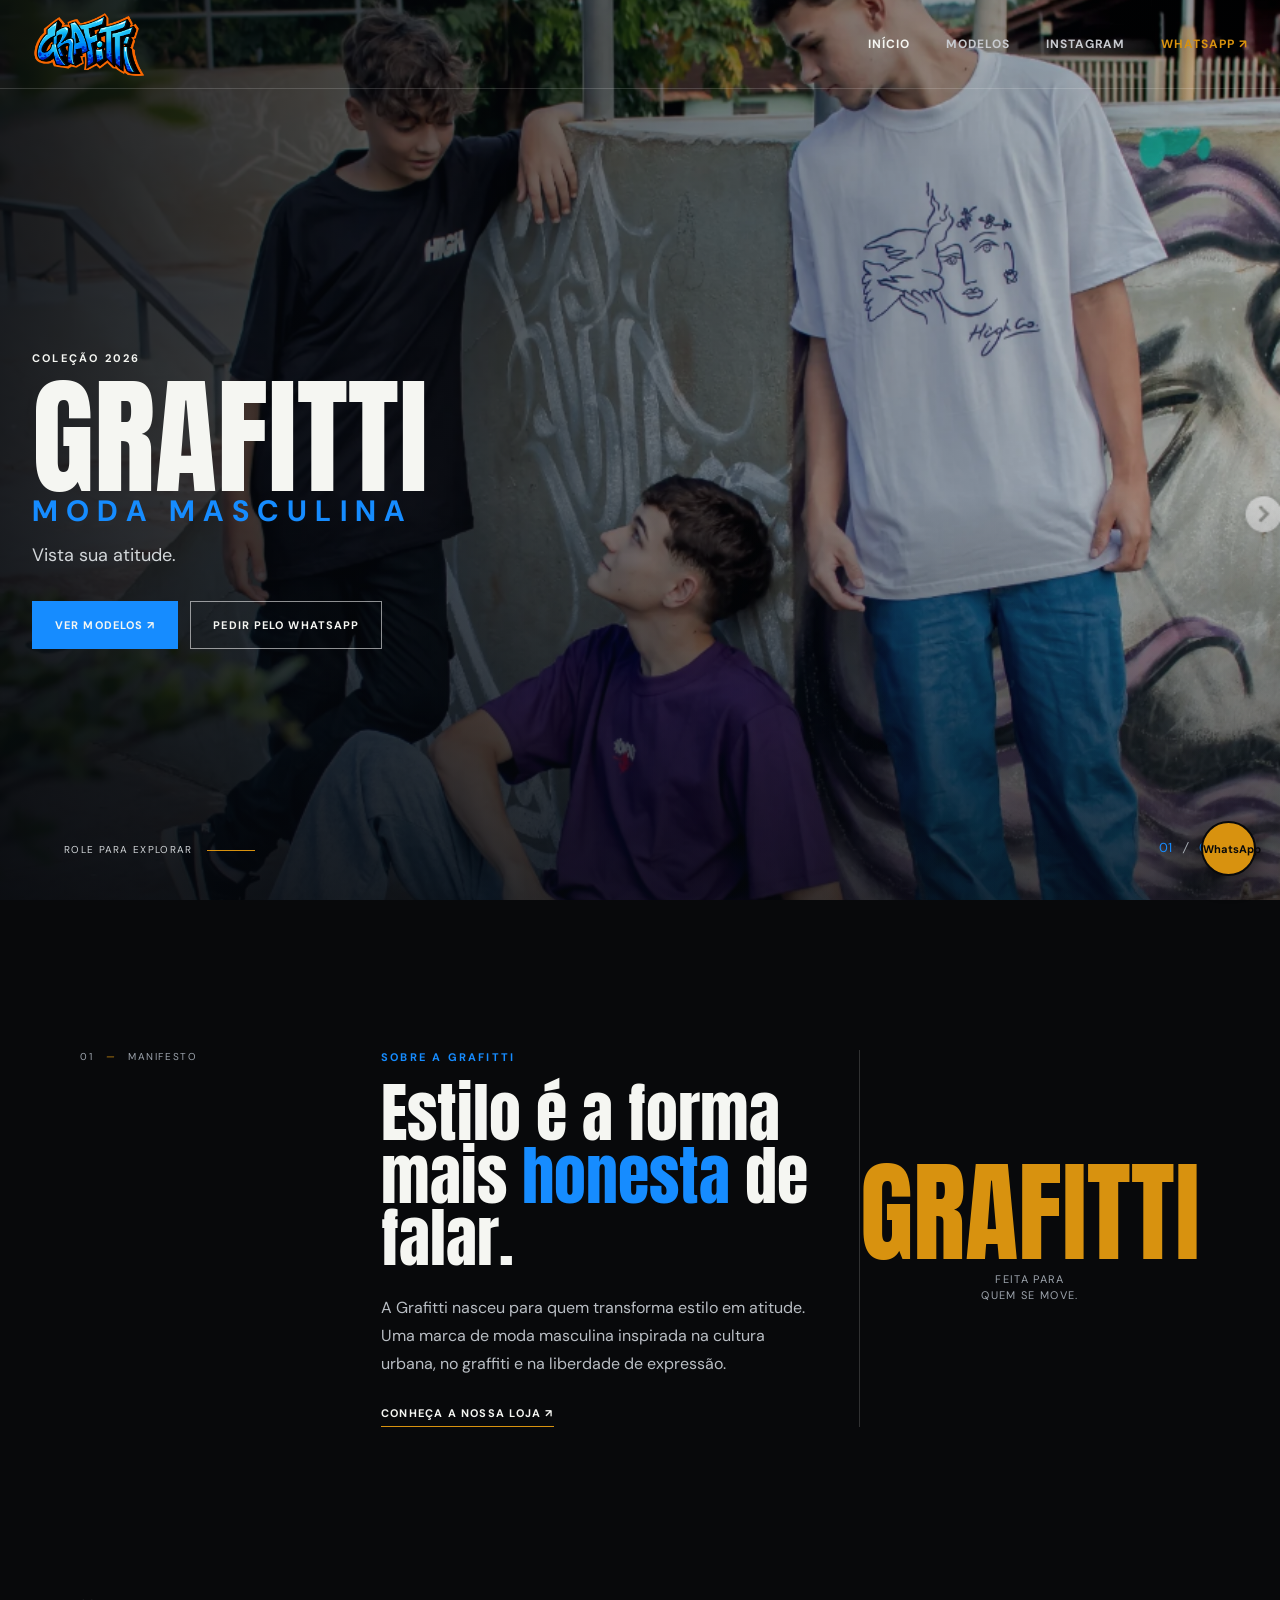
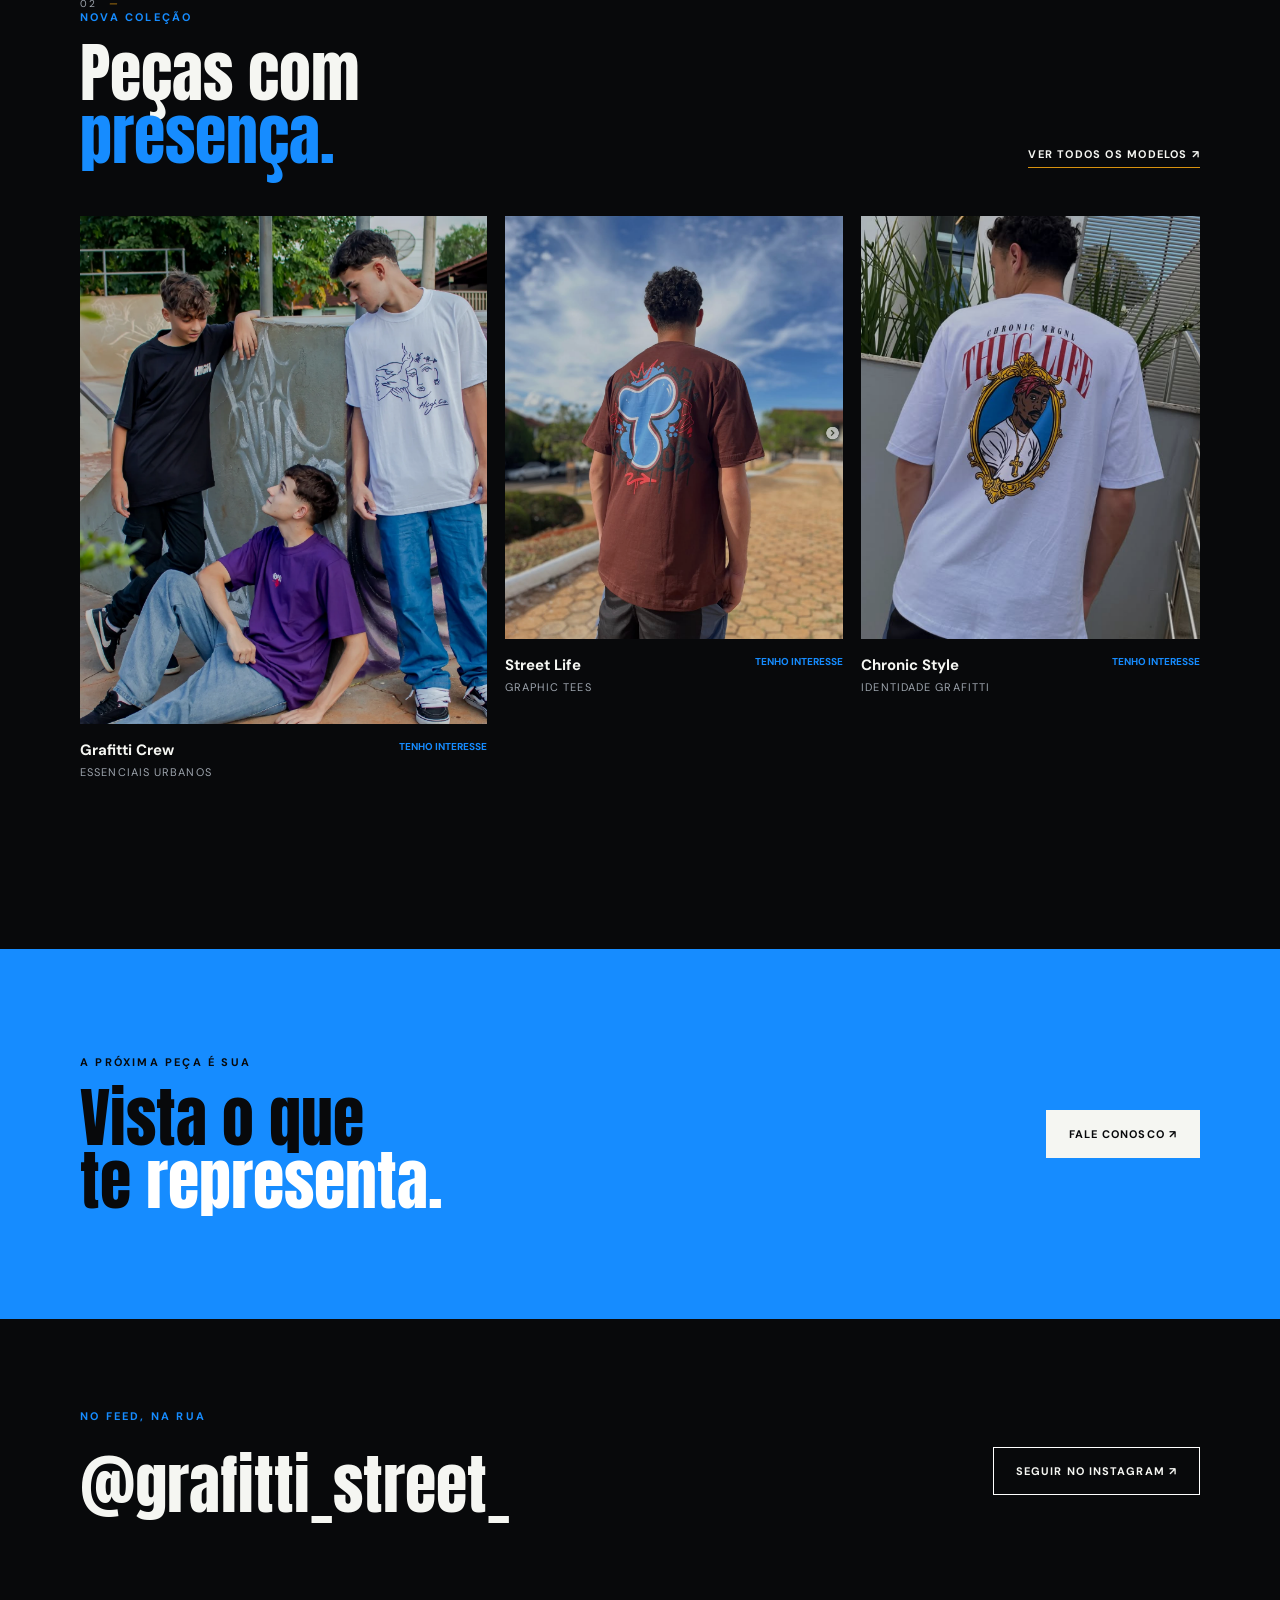
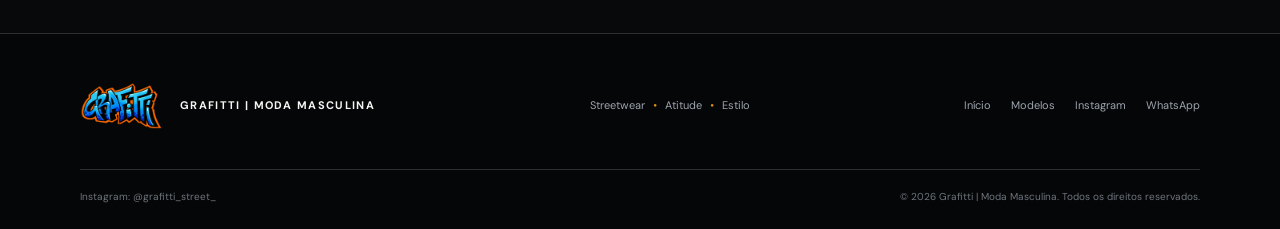
<file: index.html>
<!doctype html>
<html lang="pt-BR">
<head>
<meta charset="UTF-8"><meta name="viewport" content="width=device-width, initial-scale=1.0">
<meta name="description" content="Grafitti | Moda Masculina — Streetwear, atitude e estilo urbano. Conheça nossos modelos e faça seu pedido pelo WhatsApp.">
<title>Grafitti | Moda Masculina Streetwear</title>
<link rel="preconnect" href="https://fonts.googleapis.com"><link rel="preconnect" href="https://fonts.gstatic.com" crossorigin>
<link href="https://fonts.googleapis.com/css2?family=Anton&family=DM+Sans:wght@400;500;700&display=swap" rel="stylesheet"><link rel="stylesheet" href="style.css"><script src="script.js" defer></script>
</head>
<body>
<header class="site-header"><div class="header-inner"><a class="brand" href="https://www.instagram.com/grafitti_street_/" target="_blank" rel="noopener noreferrer"><img src="imagens/logo.png" alt="Logo Grafitti"></a><button class="menu-toggle" aria-label="Abrir menu" aria-expanded="false"><span></span><span></span><span></span></button><nav class="main-nav"><a class="active" href="#inicio">Início</a><a href="imagens.html">Modelos</a><a href="https://www.instagram.com/grafitti_street_/" target="_blank" rel="noopener noreferrer">Instagram</a><a class="nav-contact" href="https://wa.me/5537984070892" target="_blank" rel="noopener noreferrer">WhatsApp ↗</a></nav></div></header>

<main>
<section class="hero" id="inicio"><div class="hero-image"></div><div class="hero-shade"></div><div class="hero-content reveal"><p class="eyebrow">Coleção 2026</p><h1>GRAFITTI<span>MODA MASCULINA</span></h1><p class="hero-line">Vista sua atitude.</p><div class="hero-actions"><a class="button button-primary" href="imagens.html">Ver modelos ↗</a><a class="button button-outline" href="https://wa.me/5537984070892" target="_blank" rel="noopener noreferrer">Pedir pelo WhatsApp</a></div></div><div class="hero-index">01 <i>/</i> 05</div><div class="scroll-cue">Role para explorar <b></b></div></section>

<section class="about section-wrap reveal"><div class="section-marker">01 <i>—</i> manifesto</div><div><p class="eyebrow blue-text">Sobre a Grafitti</p><h2>Estilo é a forma<br>mais <em>honesta</em> de falar.</h2><p class="about-text">A Grafitti nasceu para quem transforma estilo em atitude. Uma marca de moda masculina inspirada na cultura urbana, no graffiti e na liberdade de expressão.</p><a class="text-link" href="https://www.instagram.com/grafitti_street_/" target="_blank" rel="noopener noreferrer">Conheça a nossa loja ↗</a></div><div class="about-stat"><strong>GRAFITTI</strong><span>Feita para<br>quem se move.</span></div></section>

<section class="collection section-wrap reveal"><div class="section-heading reveal"><div><div class="section-marker">02 <i>—</i></div><p class="eyebrow blue-text">Nova coleção</p><h2>Peças com<br><em>presença.</em></h2></div><a class="text-link desktop-link" href="imagens.html">Ver todos os modelos ↗</a></div><div class="model-grid">

<article class="model-card model-card-feature reveal"><a href="imagens.html"><div class="card-image"><img src="imagens/modelo-03.png" alt="Modelos Grafitti no skatepark"><span>Ver modelo ↗</span></div></a><div class="card-info"><div><h3>Grafitti Crew</h3><p>Essenciais urbanos</p></div><a class="interest-link" href="https://www.instagram.com/grafitti_street_/" target="_blank" rel="noopener noreferrer">Tenho interesse</a></div></article>

<article class="model-card reveal"><a href="imagens.html"><div class="card-image"><img src="imagens/modelo-04.png" alt="Modelo Grafitti com camiseta marrom"><span>Ver modelo ↗</span></div></a><div class="card-info"><div><h3>Street Life</h3><p>Graphic tees</p></div><a class="interest-link" href="https://www.instagram.com/grafitti_street_/" target="_blank" rel="noopener noreferrer">Tenho interesse</a></div></article>

<article class="model-card reveal"><a href="imagens.html"><div class="card-image"><img src="imagens/modelo-05.png" alt="Modelo Grafitti com camiseta Chronic"><span>Ver modelo ↗</span></div></a><div class="card-info"><div><h3>Chronic Style</h3><p>Identidade Grafitti</p></div><a class="interest-link" href="https://www.instagram.com/grafitti_street_/" target="_blank" rel="noopener noreferrer">Tenho interesse</a></div></article></div><a class="text-link mobile-link" href="imagens.html">Ver todos os modelos ↗</a></section>

<section class="contact-band reveal"><div><p class="eyebrow">A próxima peça é sua</p><h2>Vista o que<br>te <em>representa.</em></h2></div><a class="button button-light" href="https://wa.me/5537984070892" target="_blank" rel="noopener noreferrer">Fale conosco ↗</a></section>

<section class="social section-wrap reveal"><div><p class="eyebrow blue-text">No feed, na rua</p><h2>@grafitti_street_</h2></div><a class="button button-dark" href="https://www.instagram.com/grafitti_street_/" target="_blank" rel="noopener noreferrer">Seguir no Instagram ↗</a></section>
</main>

<a class="whatsapp-float" href="https://wa.me/5537984070892" target="_blank" rel="noopener noreferrer" aria-label="Falar pelo WhatsApp">WhatsApp</a>

<footer class="site-footer"><div class="footer-main"><a class="footer-brand" href="#inicio"><img src="imagens/logo.png" alt="Grafitti"><span>GRAFITTI | MODA MASCULINA</span></a><p>Streetwear <i>•</i> Atitude <i>•</i> Estilo</p><nav><a href="#inicio">Início</a><a href="imagens.html">Modelos</a><a href="https://www.instagram.com/grafitti_street_/" target="_blank" rel="noopener noreferrer">Instagram</a><a href="https://wa.me/5537984070892" target="_blank" rel="noopener noreferrer">WhatsApp</a></nav></div><div class="footer-bottom"><span>Instagram: @grafitti_street_</span><span>© 2026 Grafitti | Moda Masculina. Todos os direitos reservados.</span></div></footer>
</body>
</html>
</file>
<file: style.css>
:root{--black:#08090b;--ink:#111419;--blue:#168cff;--orange:#d8920f;--white:#f5f6f2;--muted:#9da4ad;--line:#ffffff29}*{box-sizing:border-box;margin:0;padding:0}html{scroll-behavior:smooth}body{background:var(--black);color:var(--white);font-family:'DM Sans',sans-serif;overflow-x:hidden}a{color:inherit;text-decoration:none}button{font:inherit;color:inherit}img{display:block;max-width:100%}.site-header{position:absolute;z-index:10;top:0;width:100%;border-bottom:1px solid var(--line)}.header-inner{display:flex;align-items:center;justify-content:space-between;width:min(1240px,calc(100% - 64px));height:88px;margin:auto}.brand img{width:116px}.main-nav{display:flex;gap:36px;align-items:center;font-size:12px;font-weight:700;letter-spacing:.08em;text-transform:uppercase}.main-nav a{color:#c8cbd0;transition:.25s}.main-nav a:hover,.main-nav a.active{color:var(--white)}.main-nav .nav-contact{color:var(--orange)}.menu-toggle{display:none;border:0;background:none;cursor:pointer;width:42px;padding:8px}.menu-toggle span{display:block;height:2px;margin:5px 0;background:#fff;transition:.25s}.menu-toggle.is-open span:nth-child(1){transform:translateY(7px) rotate(45deg)}.menu-toggle.is-open span:nth-child(2){opacity:0}.menu-toggle.is-open span:nth-child(3){transform:translateY(-7px) rotate(-45deg)}.hero{position:relative;display:flex;align-items:center;min-height:100svh;overflow:hidden;background:var(--ink)}.hero-image{position:absolute;inset:0;background:url('imagens/modelo-03.png') center 38%/cover no-repeat;filter:saturate(.82)}.hero-shade{position:absolute;inset:0;background:linear-gradient(90deg,#04070cdc 0%,#04070c80 42%,#04070c1f),linear-gradient(0deg,#04070ca1,transparent 45%)}.hero-content{position:relative;z-index:1;width:min(1240px,calc(100% - 64px));margin:100px auto 0}.eyebrow{color:var(--white);font-size:11px;font-weight:700;letter-spacing:.2em;text-transform:uppercase}.blue-text{color:var(--blue)}.hero h1{margin:18px 0 12px;font-family:Anton,sans-serif;font-size:clamp(60px,10vw,148px);font-weight:400;line-height:.85}.hero h1 span{display:block;color:var(--blue);font-family:'DM Sans',sans-serif;font-size:clamp(18px,2.3vw,34px);font-weight:700;letter-spacing:.28em;line-height:1.3}.hero-line{font-size:18px;color:#d2d6d9}.hero-actions{display:flex;flex-wrap:wrap;gap:12px;margin-top:34px}.button{display:inline-flex;align-items:center;justify-content:center;min-height:48px;padding:0 22px;border:1px solid transparent;font-size:11px;font-weight:700;letter-spacing:.1em;text-transform:uppercase;transition:.25s}.button:hover{transform:translateY(-3px)}.button-primary{background:var(--blue)}.button-primary:hover{background:#55aaff}.button-outline{border-color:#ffffff8c}.button-outline:hover{background:#ffffff1f}.hero-index{position:absolute;right:5%;bottom:44px;color:var(--blue);font-size:13px}.hero-index i{color:#aab0b8;margin:0 8px}.scroll-cue{position:absolute;left:5%;bottom:44px;color:#d2d6d9;font-size:10px;letter-spacing:.13em;text-transform:uppercase}.scroll-cue b{display:inline-block;width:48px;height:1px;margin-left:10px;vertical-align:middle;background:var(--orange)}.section-wrap{width:min(1120px,calc(100% - 64px));margin:0 auto}.section-marker{color:var(--muted);font-size:10px;letter-spacing:.16em;text-transform:uppercase}.section-marker i{color:var(--orange);margin:0 8px}.about{display:grid;grid-template-columns:1fr 1.7fr .7fr;gap:48px;padding-top:150px;padding-bottom:170px}.about h2,.section-heading h2,.contact-band h2{margin:18px 0 24px;font-family:Anton,sans-serif;font-size:clamp(42px,5vw,72px);font-weight:400;line-height:.98}.about h2 em,.section-heading h2 em,.contact-band h2 em{color:var(--blue);font-style:normal}.about-text{max-width:470px;color:#b9bec4;font-size:16px;line-height:1.75}.text-link{display:inline-flex;gap:9px;margin-top:28px;border-bottom:1px solid var(--orange);padding-bottom:6px;font-size:11px;font-weight:700;letter-spacing:.11em;text-transform:uppercase}.text-link:hover{color:var(--orange)}.about-stat{display:flex;align-items:center;justify-content:center;flex-direction:column;border-left:1px solid var(--line);color:var(--muted);text-align:center}.about-stat strong{color:var(--orange);font-family:Anton,sans-serif;font-size:110px;font-weight:400;line-height:.7}.about-stat span{margin-top:20px;font-size:11px;line-height:1.5;text-transform:uppercase;letter-spacing:.12em}.collection{padding-bottom:170px}.section-heading{display:flex;align-items:end;justify-content:space-between;margin-bottom:48px}.section-heading h2{margin-bottom:0}.model-grid{display:grid;grid-template-columns:1.2fr 1fr 1fr;gap:18px}.card-image{position:relative;overflow:hidden;aspect-ratio:4/5;background:#222}.card-image img{width:100%;height:100%;object-fit:cover;transition:.7s}.card-image:after{position:absolute;inset:0;background:#0001;content:'';transition:.3s}.card-image span{position:absolute;z-index:1;left:22px;bottom:20px;opacity:0;font-size:10px;font-weight:700;letter-spacing:.12em;text-transform:uppercase;transition:.3s}.model-card:hover img{transform:scale(1.05)}.model-card:hover .card-image:after{background:#0006}.model-card:hover .card-image span{opacity:1}.card-info{display:flex;justify-content:space-between;gap:8px;padding-top:16px}.card-info h3{font-size:15px}.card-info p{margin-top:5px;color:var(--muted);font-size:11px;text-transform:uppercase;letter-spacing:.1em}.interest-link{color:var(--blue);font-size:10px;font-weight:700;text-align:right;text-transform:uppercase}.interest-link:hover{color:var(--orange)}.mobile-link{display:none}.contact-band{display:flex;align-items:center;justify-content:space-between;min-height:370px;padding:70px max(32px,calc((100% - 1120px)/2));background:var(--blue);color:var(--black)}.contact-band .eyebrow{color:var(--black)}.contact-band h2{margin:18px 0 0}.contact-band h2 em{color:#fff}.button-light{background:var(--white);color:var(--black)}.button-light:hover{background:var(--black);color:#fff}.social{display:flex;align-items:center;justify-content:space-between;padding-top:90px;padding-bottom:100px}.social h2{margin-top:14px;font-family:Anton,sans-serif;font-size:clamp(34px,5vw,65px);font-weight:400}.button-dark{border-color:#fff}.button-dark:hover{background:#fff;color:var(--black)}.whatsapp-float{position:fixed;z-index:20;right:24px;bottom:24px;display:grid;place-items:center;width:55px;height:55px;border:2px solid var(--black);border-radius:50%;background:var(--orange);color:var(--black);font-size:11px;font-weight:700;box-shadow:0 5px 20px #0008;transition:.25s}.whatsapp-float:hover{transform:scale(1.08)}.site-footer{padding:48px max(32px,calc((100% - 1120px)/2)) 26px;background:#050608;border-top:1px solid var(--line)}.footer-main{display:flex;align-items:center;justify-content:space-between;gap:30px;padding-bottom:40px}.footer-brand{display:flex;align-items:center;gap:16px}.footer-brand img{width:84px}.footer-brand span{font-size:11px;font-weight:700;letter-spacing:.12em}.footer-main p,.footer-main nav,.footer-bottom{color:var(--muted);font-size:11px}.footer-main p i{color:var(--orange);padding:0 5px}.footer-main nav{display:flex;gap:20px}.footer-main nav a:hover{color:#fff}.footer-bottom{display:flex;justify-content:space-between;gap:20px;padding-top:20px;border-top:1px solid var(--line);color:#6f757d;font-size:10px}.reveal{opacity:0;transform:translateY(24px);transition:.7s}.reveal.is-visible{opacity:1;transform:none}.catalog-page{background:#eef0ed;color:var(--black)}.catalog-page .site-header{position:relative;background:var(--black)}.catalog-heading{padding-top:104px;padding-bottom:80px}.catalog-heading h1{margin-top:20px;font-family:Anton,sans-serif;font-size:clamp(72px,13vw,170px);font-weight:400;line-height:.85}.catalog-heading>p:last-child{margin-top:25px;color:#4e565c;font-size:18px;line-height:1.5}.gallery{display:grid;grid-template-columns:repeat(3,1fr);gap:18px;padding-bottom:140px}.gallery-item{position:relative;min-width:0;padding:0;border:0;overflow:hidden;cursor:pointer;background:#dfe3e0;aspect-ratio:4/5;text-align:left}.gallery-large{grid-column:span 2;grid-row:span 2;aspect-ratio:auto}.gallery-item img{width:100%;height:100%;object-fit:cover;transition:.65s}.gallery-item:after{position:absolute;inset:0;background:#08090b00;content:'';transition:.3s}.gallery-item span{position:absolute;z-index:1;left:22px;bottom:20px;opacity:0;color:#fff;font-size:10px;font-weight:700;letter-spacing:.1em;text-transform:uppercase;transition:.3s}.gallery-item span b{color:var(--orange);font-size:15px;margin-left:5px}.gallery-item:hover img{transform:scale(1.045)}.gallery-item:hover:after{background:#08090b59}.gallery-item:hover span{opacity:1}.gallery-logo{display:grid;place-items:center;background:var(--black)}.gallery-logo img{width:82%;height:auto;object-fit:contain}.lightbox{position:fixed;z-index:30;inset:0;display:grid;place-items:center;padding:45px;background:#030406f0;opacity:0;pointer-events:none;transition:.3s}.lightbox.is-open{opacity:1;pointer-events:auto}.lightbox-content{max-width:min(88vw,850px);max-height:88vh;text-align:center}.lightbox-content img{max-width:100%;max-height:78vh;object-fit:contain}.lightbox-content p{margin-top:15px;color:#fff;font-size:11px;font-weight:700;letter-spacing:.15em;text-transform:uppercase}.lightbox-close{position:absolute;top:22px;right:28px;border:0;background:none;color:#fff;cursor:pointer;font-size:36px}.lightbox-open{overflow:hidden}@media(max-width:800px){.header-inner,.hero-content,.section-wrap{width:min(calc(100% - 40px),600px)}.header-inner{height:72px}.brand img{width:94px}.menu-toggle{display:block}.main-nav{position:absolute;top:72px;right:20px;left:20px;display:flex;flex-direction:column;gap:0;padding:10px 20px;background:var(--black);border:1px solid var(--line);opacity:0;pointer-events:none;transform:translateY(-8px);transition:.25s}.main-nav.is-open{opacity:1;pointer-events:auto;transform:none}.main-nav a{padding:15px 0;border-bottom:1px solid var(--line)}.main-nav a:last-child{border:0}.hero{min-height:730px}.hero-image{background-position:60% center}.hero-content{margin-top:60px}.hero h1{font-size:clamp(64px,17vw,110px)}.hero h1 span{font-size:16px;letter-spacing:.2em}.scroll-cue{display:none}.hero-index{right:20px;bottom:30px}.about{display:block;padding-top:100px;padding-bottom:110px}.about .section-marker{margin-bottom:60px}.about-stat{justify-content:flex-start;flex-direction:row;gap:18px;margin-top:55px;padding-top:25px;border-top:1px solid var(--line);border-left:0;text-align:left}.about-stat strong{font-size:75px}.about-stat span{margin-top:0}.collection{padding-bottom:100px}.section-heading{display:block;margin-bottom:30px}.desktop-link{display:none}.mobile-link{display:inline-flex}.model-grid{grid-template-columns:1fr 1fr;gap:24px 12px}.model-card-feature{grid-column:span 2}.card-info{display:block}.interest-link{display:inline-block;margin-top:12px;text-align:left}.contact-band{display:block;min-height:auto;padding:76px 20px}.contact-band .button{margin-top:35px}.social{display:block;padding-top:75px;padding-bottom:85px}.social .button{margin-top:32px}.footer-main{display:block}.footer-main p{margin:24px 0}.footer-main nav{flex-wrap:wrap}.footer-bottom{display:block;line-height:1.7}.footer-bottom span{display:block}.footer-bottom span+span{margin-top:8px}.catalog-heading{padding-top:80px;padding-bottom:60px}.catalog-heading h1{font-size:clamp(76px,22vw,130px)}.gallery{grid-template-columns:1fr;gap:12px;padding-bottom:100px}.gallery-large{grid-column:auto;grid-row:auto;aspect-ratio:4/5}.gallery-item span{opacity:1}.gallery-item:after{background:linear-gradient(transparent 60%,#00000073)}.lightbox{padding:20px}.lightbox-content img{max-height:76vh}}
</file>
